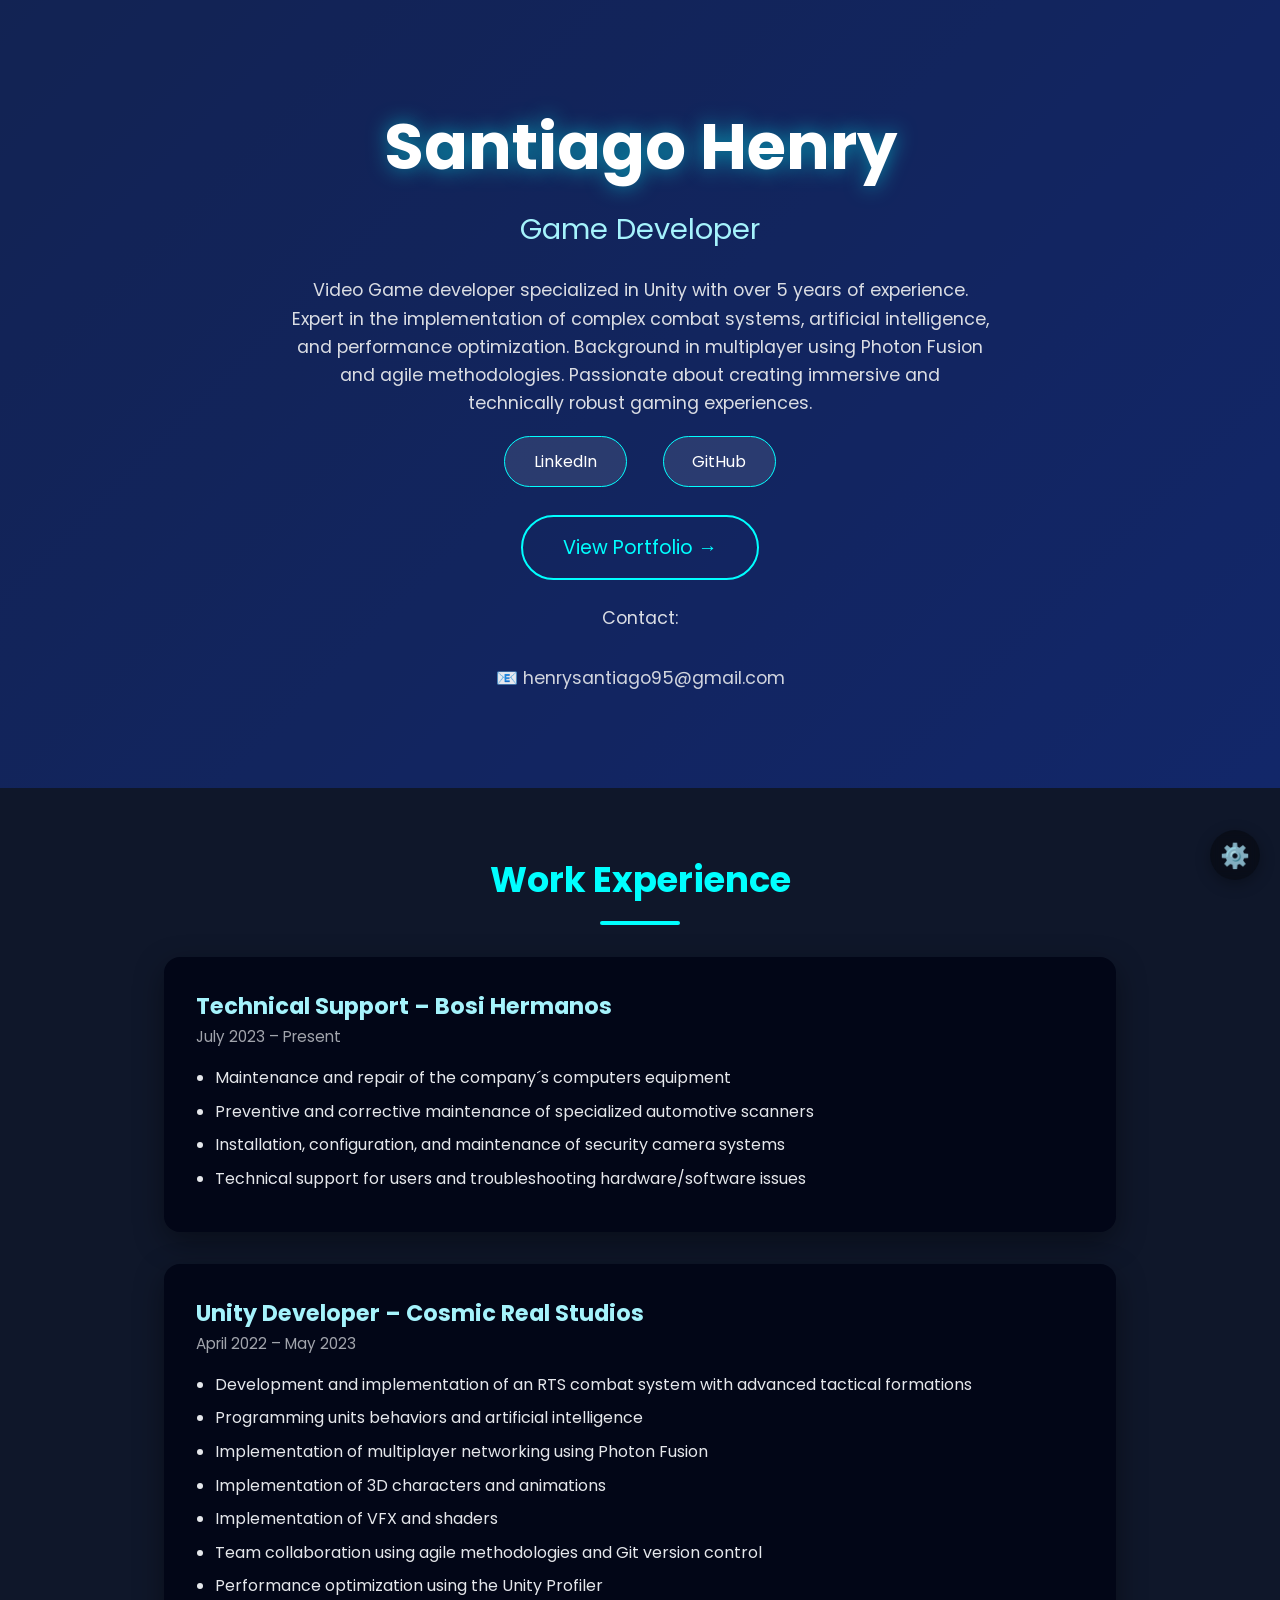
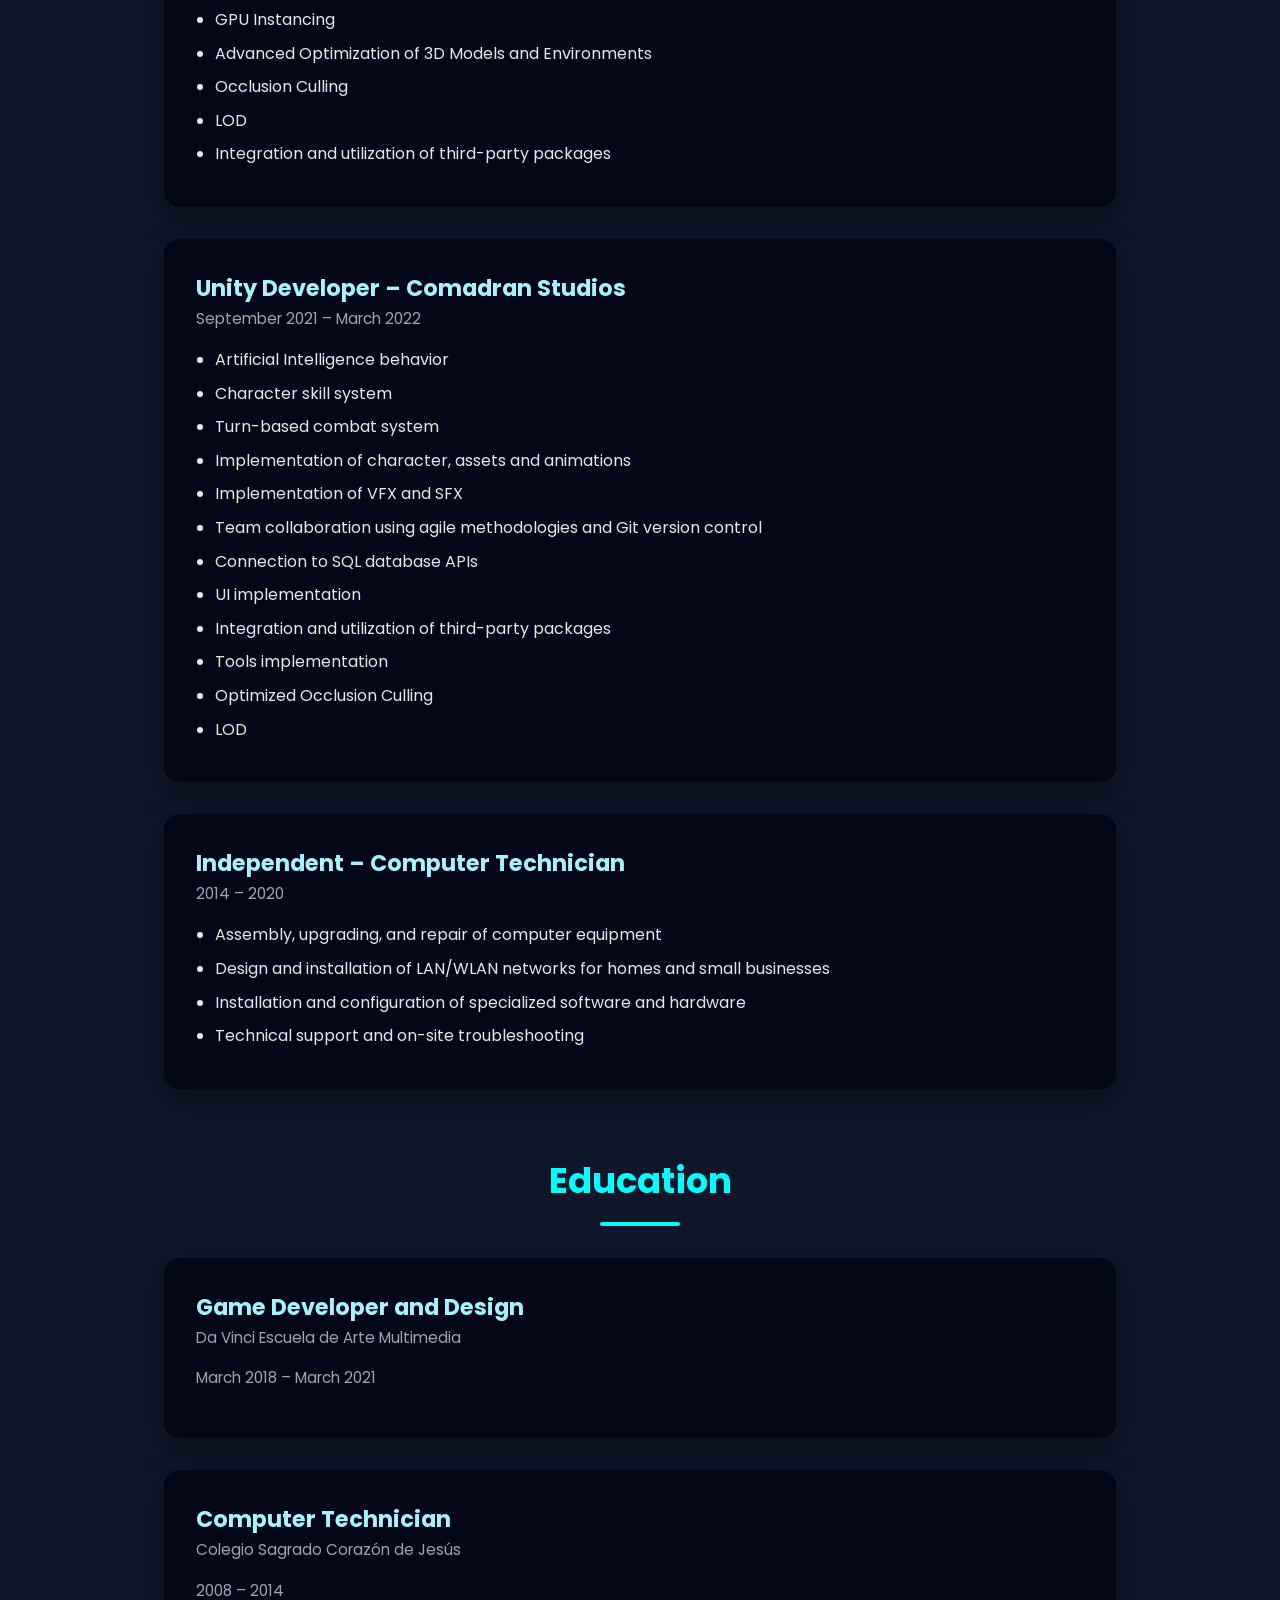
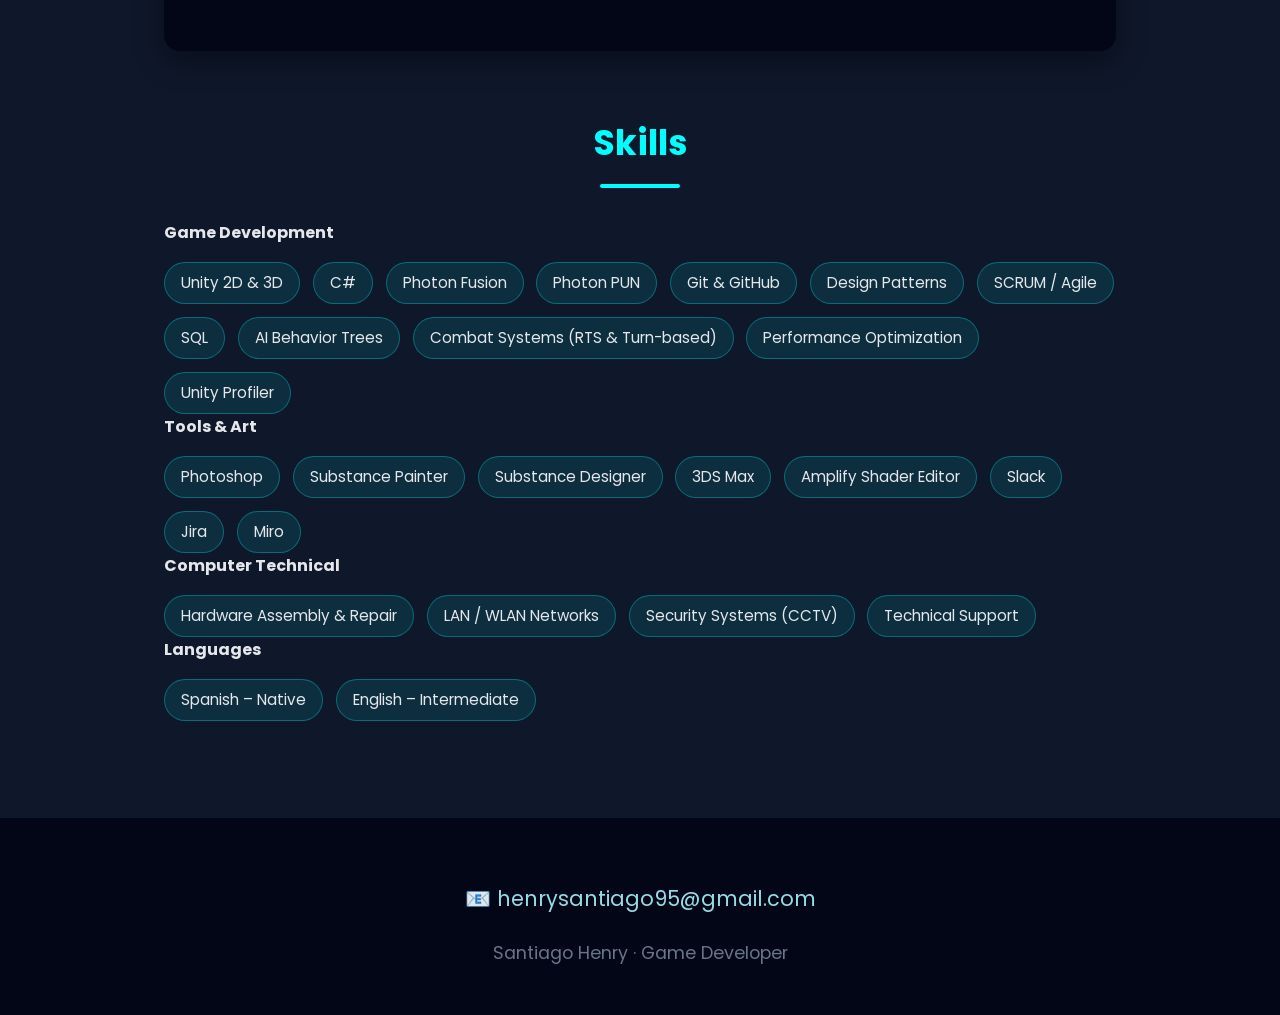
<file: index.html>
<!DOCTYPE html>
<html lang="en">
<head>
  <meta charset="UTF-8" />
  <meta name="viewport" content="width=device-width, initial-scale=1.0" />
  <title>Santiago Henry | Game Developer</title>

  <link id="theme-kawaii" rel="stylesheet" href="styles-kawaii.css" disabled>
  <link id="theme-formal" rel="stylesheet" href="styles-formal.css" disabled>
  <link id="theme-dark" rel="stylesheet" href="styles-dark.css" disabled>
  <link id="theme-cyberpunk" rel="stylesheet" href="styles-Cyberpunk.css">
  <link href="https://fonts.googleapis.com/css2?family=Poppins:wght@300;400;600;700&display=swap" rel="stylesheet">
</head>
<body>

<header class="hero" id="hero">
  <div class="hero-content">
    <h1>Santiago Henry</h1>
    <h2>Game Developer</h2>
    <p>
      Video Game developer specialized in Unity with over 5 years of experience. 
      Expert in the implementation of complex combat systems, artificial intelligence, 
      and performance optimization. Background in multiplayer using Photon Fusion 
      and agile methodologies. Passionate about creating immersive and technically 
      robust gaming experiences.
    </p>
    <div class="links">
      <a href="https://www.linkedin.com/in/henry-santiago/" target="_blank">LinkedIn</a>
      <a href="https://github.com/santihenry" target="_blank">GitHub</a>
    </div>
   <button id="open-portfolio" class="btn-portfolio">View Portfolio →</button>
    <p>Contact:</p><p style="margin-top: 2rem; opacity: 0.9;">📧 henrysantiago95@gmail.com</p>
  </div>
</header>

<!-- MODAL PORTFOLIO -->
<div id="portfolio-modal" class="modal">
  <div class="modal-content">
    <span class="close">&times;</span>
    <h3>Projects</h3>
    
      <div class="portfolio-grid">
        <!-- Proyecto Nukrovo -->
        <div class="portfolio-card">
          <div class="image-carousel">
            <div class="carousel-images">
              <img src="images/nukrovo-4.jpg?" alt="nukrovo">              
              <img src="images/nukrovo-2.jpg?" alt="nukrovo">
              <img src="images/nukrovo-3.jpg?" alt="nukrovo">
              <img src="images/nukrovo-1.jpg?" alt="nukrovo">
            </div>
            <button class="carousel-prev">‹</button>
            <button class="carousel-next">›</button>
            <div class="carousel-dots"></div>
          </div>
          <div class="portfolio-info">
            <h4>Nukrovo</h4>
            <p>Development of a character skill system, advanced enemy AI behaviors, level design, game design, and a procedural map generator.
                3D modeling, texturing of assets, and animations.</p>
            <div class="tech-tags">
              <span>Unity</span><span>C#</span><span>AI Behavior Trees</span><span>Substance Painter</span><span>Blender</span><span>StateMachine</span><span>Amplify shader</span>
            </div>
            <!--<a href="" class="btn-more" target="_blank">View Details →</a>-->
          </div>
        </div>
        <!-- Proyecto HolyWar -->
        <div class="portfolio-card">
          <div class="image-carousel">
            <div class="carousel-images">
              <img src="images/Holy_1.jpg?" alt="HolyWars">
              <img src="images/Holy_2.jpg?" alt="HolyWars">
              <img src="images/Holy_3.jpg?" alt="HolyWars">
              <img src="images/Holy_4.jpg?" alt="HolyWars">
            </div>
            <button class="carousel-prev">‹</button>
            <button class="carousel-next">›</button>
            <div class="carousel-dots"></div>
          </div>
          <div class="portfolio-info">
            <h4>Holy Wars</h4>
            <p>Advanced tactical formations, unit AI, GPU Instancing and multiplayer with Photon Fusion.</p>
            <div class="tech-tags">
              <span>Unity</span><span>C#</span><span>Photon Fusion</span><span>AI Behavior Trees</span><span>GPU Instancing</span><span>StateMachine</span><span>Amplify shader</span>
            </div>
            <a href="https://store.steampowered.com/app/2633410/Holy_War/?l=spanish" class="btn-more" target="_blank">View Details →</a>
          </div>
        </div>  
        <!-- Proyecto Medabots -->
        <div class="portfolio-card">
          <div class="image-carousel">
            <div class="carousel-images">
              <img src="images/MyBots_1.jpg?" alt="MyBots">
              <img src="images/MyBots_2.jpg?" alt="MyBots">
            </div>
            <button class="carousel-prev">‹</button>
            <button class="carousel-next">›</button>
            <div class="carousel-dots"></div>
          </div>
          <div class="portfolio-info">
            <h4>MyBots</h4>
            <p>Turn-based combat system, Character skill system, Artificial Intelligence behavior</p>
            <div class="tech-tags">
              <span>Unity</span><span>C#</span><span>AI Behavior Trees</span><span>Amplify shader</span>
            </div>
            <a href="https://mybots.game/" class="btn-more" target="_blank">View Details →</a>
          </div>
        </div>
        <!-- Proyecto NitroRunners -->
        <div class="portfolio-card">
          <div class="image-carousel">
            <div class="carousel-images">
              <img src="images/Nitro-5.jpg?" alt="nitro 1">              
              <img src="images/Nitro-2.jpg?" alt="nitro 2">
              <img src="images/Nitro-3.jpg?" alt="nitro 3">
              <img src="images/Nitro-4.jpg?" alt="nitro 4">
              <img src="images/Nitro-1.jpg?" alt="nitro 5">
            </div>
            <button class="carousel-prev">‹</button>
            <button class="carousel-next">›</button>
            <div class="carousel-dots"></div>
          </div>
          <div class="portfolio-info">
            <h4>Nitro Runners</h4>
            <p>Development of a character skill system, car system, multiplayer with Photon Pun, shaders</p>
            <div class="tech-tags">
              <span>Unity</span><span>C#</span><span>AI Behavior Trees</span><span>Substance Painter</span><span>Blender</span><span>StateMachine</span><span>Amplify shader</span>
            </div>
            <!--<a href="" class="btn-more" target="_blank">View Details →</a>-->
          </div>
        </div>
      </div>
    </div>
  </div>
</div>

<section class="section">
  <h3>Work Experience</h3>

  <div class="card">
    <h4>Technical Support – Bosi Hermanos</h4>
    <span>July 2023 – Present</span>
    <ul>
      <li>Maintenance and repair of the company´s computers equipment</li>
      <li>Preventive and corrective maintenance of specialized automotive scanners</li>
      <li>Installation, configuration, and maintenance of security camera systems</li>
      <li>Technical support for users and troubleshooting hardware/software issues</li>
    </ul>
  </div>

  <div class="card">
    <h4>Unity Developer – Cosmic Real Studios</h4>
    <span>April 2022 – May 2023</span>
    <ul>
      <li>Development and implementation of an RTS combat system with advanced tactical formations</li>
      <li>Programming units behaviors and artificial intelligence</li>      
      <li>Implementation of multiplayer networking using Photon Fusion</li>
      <li>Implementation of 3D characters and animations</li>
      <li>Implementation of VFX and shaders</li>
      <li>Team collaboration using agile methodologies and Git version control</li>
      <li>Performance optimization using the Unity Profiler</li>
      <li>GPU Instancing</li>
      <li>Advanced Optimization of 3D Models and Environments</li>
      <li>Occlusion Culling</li>
      <li>LOD</li>
      <li>Integration and utilization of third-party packages</li>
    </ul>
  </div>

  <div class="card">
    <h4>Unity Developer – Comadran Studios</h4>
    <span>September 2021 – March 2022</span>
    <ul>
      <li>Artificial Intelligence behavior</li>
      <li>Character skill system</li>
      <li>Turn-based combat system</li>
      <li>Implementation of character, assets and animations</li>
      <li>Implementation of VFX and SFX</li>
      <li>Team collaboration using agile methodologies and Git version control</li>
      <li>Connection to SQL database APIs</li>
      <li>UI implementation</li>
      <li>Integration and utilization of third-party packages</li>
      <li>Tools implementation</li>
      <li>Optimized Occlusion Culling</li>
      <li>LOD</li>
    </ul>
  </div>

  <div class="card">
    <h4>Independent – Computer Technician</h4>
    <span>2014 – 2020</span>
    <ul>
      <li>Assembly, upgrading, and repair of computer equipment</li>
      <li>Design and installation of LAN/WLAN networks for homes and small businesses</li>
      <li>Installation and configuration of specialized software and hardware</li>
      <li>Technical support and on-site troubleshooting</li>
    </ul>
  </div>
</section>

<section class="section">
  <h3>Education</h3>
  <div class="card">
    <h4>Game Developer and Design</h4>
    <span>Da Vinci Escuela de Arte Multimedia</span>
    <span>March 2018 – March 2021</span>
  </div>
  <div class="card">
    <h4>Computer Technician</h4>
    <span>Colegio Sagrado Corazón de Jesús</span>
    <span>2008 – 2014</span>
  </div>
</section>

<section class="section">
  <h3>Skills</h3>

  <h4>Game Development</h4>
  <div class="skills">
    <span>Unity 2D & 3D</span>
    <span>C#</span>
    <span>Photon Fusion</span>
    <span>Photon PUN</span>
    <span>Git & GitHub</span>
    <span>Design Patterns</span>
    <span>SCRUM / Agile</span>
    <span>SQL</span>
    <span>AI Behavior Trees</span>
    <span>Combat Systems (RTS & Turn-based)</span>
    <span>Performance Optimization</span>
    <span>Unity Profiler</span>
  </div>

  <h4>Tools & Art</h4>
  <div class="skills">
    <span>Photoshop</span>
    <span>Substance Painter</span>
    <span>Substance Designer</span>
    <span>3DS Max</span>
    <span>Amplify Shader Editor</span>
    <span>Slack</span>
    <span>Jira</span>
    <span>Miro</span>
  </div>

  <h4>Computer Technical</h4>
  <div class="skills">
    <span>Hardware Assembly & Repair</span>
    <span>LAN / WLAN Networks</span>
    <span>Security Systems (CCTV)</span>
    <span>Technical Support</span>
  </div>

  <h4>Languages</h4>
  <div class="skills">
    <span>Spanish – Native</span>
    <span>English – Intermediate</span>
  </div>
</section>

<footer class="footer">
  <div class="footer-content">
    <p class="email">henrysantiago95@gmail.com</p>
    <p class="signature">Santiago Henry · Game Developer</p>
  </div>
</footer>

<div id="theme-switcher" class="theme-switcher">
  <button id="theme-button" class="theme-button" title="Cambiar tema">⚙️</button>
  <div id="theme-menu" class="theme-menu">
    <button data-theme="kawaii">🌸</button>
    <button data-theme="formal">💼</button>
    <button data-theme="cyberpunk">⚡</button>
    <button data-theme="dark">🌑</button>
  </div>
</div>

<script src="script.js"></script>
</body>
</html>
</file>
<file: styles-kawaii.css>
* {
  margin: 0;
  padding: 0;
  box-sizing: border-box;
  font-family: 'Poppins', sans-serif;
}

body {
  background: #f5f0fa; /* Fondo lila muy suave, cálido y cozy */
  color: #4a4a68;
  line-height: 1.7;
  min-height: 100vh;
}

.hero {
  text-align: center;
  padding: 8rem 1rem 6rem;
  background: linear-gradient(135deg, #fceffc 0%, #f5f0fa 50%, #f0f3ff 100%);
  border-bottom: 1px solid #e6d6fc;
}

.hero-content {
  max-width: 900px;
  margin: 0 auto;
}

.hero h1 {
  font-size: 3.6rem;
  font-weight: 700;
  color: #a855a8;
  margin-bottom: 0.5rem;
  text-shadow: 0 2px 10px rgba(207, 147, 223, 0.15);
}

.hero h2 {
  font-size: 1.9rem;
  font-weight: 500;
  color: #c78ad0;
  margin-bottom: 1.5rem;
}

.hero p {
  max-width: 720px;
  margin: 0 auto 2rem;
  font-size: 1.12rem;
  color: #6b7280;
}

.links {
  margin: 2.5rem 0;
}

.links a {
  margin: 0 1rem;
  text-decoration: none;
  color: #c78ad0;
  font-weight: 600;
  padding: 0.6rem 1.2rem;
  border: 2px solid #e59be9;
  border-radius: 50px;
  transition: all 0.4s ease;
  background: rgba(229, 155, 233, 0.1);
}

.links a:hover {
  background: #e59be9;
  color: white;
  transform: translateY(-3px);
  box-shadow: 0 8px 25px rgba(229, 155, 233, 0.3);
}

.btn-portfolio {
  margin-top: 2.5rem;
  padding: 1rem 2.5rem;
  font-size: 1.1rem;
  background: linear-gradient(135deg, #e59be9, #c78ad0);
  color: white;
  border: none;
  border-radius: 50px;
  cursor: pointer;
  transition: all 0.4s ease;
  box-shadow: 0 6px 20px rgba(229, 155, 233, 0.25);
}

.btn-portfolio:hover {
  transform: translateY(-4px);
  box-shadow: 0 12px 35px rgba(229, 155, 233, 0.35);
}

/* Modal */
.modal {
  display: none;
  position: fixed;
  z-index: 1000;
  left: 0; top: 0;
  width: 100%; height: 100%;
  background-color: rgba(0,0,0,0.4);
  align-items: center;
  justify-content: center;
  padding: 1rem;
}

.modal-content {
  background: #ffffff;
  padding: 3rem 2rem 2.5rem;
  border-radius: 20px;
  width: 95%;
  max-width: 1300px;
  max-height: 90vh;
  overflow-y: auto;
  box-shadow: 0 20px 60px rgba(229, 155, 233, 0.18);
  border: 1px solid #e6d6fc;
}

.close {
  position: absolute;
  top: 15px;
  right: 30px;
  color: #c78ad0;
  font-size: 40px;
  cursor: pointer;
  transition: all 0.3s;
}

.close:hover {
  color: #a855a8;
  transform: scale(1.1);
}

.modal-content h3 {
  font-size: 2.3rem;
  text-align: center;
  color: #a855a8;
  margin-bottom: 2.5rem;
  position: relative;
}

.modal-content h3::after {
  content: '';
  width: 90px;
  height: 5px;
  background: linear-gradient(90deg, #e59be9, #c78ad0);
  display: block;
  margin: 1rem auto 0;
  border-radius: 3px;
}

.portfolio-grid {
  display: grid;
  grid-template-columns: repeat(auto-fit, minmax(320px, 1fr));
  gap: 2rem;
}

.portfolio-card {
  background: #ffffff;
  border: 1px solid #e6d6fc;
  border-radius: 20px;
  overflow: hidden;
  transition: all 0.4s ease;
  display: flex;
  flex-direction: column;
}

.portfolio-card:hover {
  transform: translateY(-12px);
  box-shadow: 0 20px 50px rgba(229, 155, 233, 0.2);
  border-color: #e59be9;
}

.image-carousel {
  position: relative;
  overflow: hidden;
  height: 240px;
  border-radius: 20px 20px 0 0;
}

.carousel-images {
  display: flex;
  width: 100%;
  height: 100%;
  transition: transform 0.5s ease;
}

.carousel-images img {
  width: 100%;
  height: 100%;
  object-fit: cover;
  flex-shrink: 0;
}

.carousel-prev,
.carousel-next {
  position: absolute;
  top: 50%;
  transform: translateY(-50%);
  background: rgba(165, 85, 168, 0.7);
  color: white;
  border: none;
  width: 40px;
  height: 40px;
  border-radius: 50%;
  font-size: 24px;
  cursor: pointer;
  opacity: 0;
  transition: all 0.3s ease;
  z-index: 10;
}

.carousel-prev { left: 15px; }
.carousel-next { right: 15px; }

.image-carousel:hover .carousel-prev,
.image-carousel:hover .carousel-next {
  opacity: 1;
}

.carousel-prev:hover,
.carousel-next:hover {
  background: #a855a8;
  transform: translateY(-50%) scale(1.1);
}

.carousel-dots {
  position: absolute;
  bottom: 12px;
  left: 50%;
  transform: translateX(-50%);
  display: flex;
  gap: 8px;
}

.carousel-dots span {
  width: 10px;
  height: 10px;
  background: rgba(255, 255, 255, 0.6);
  border-radius: 50%;
  transition: all 0.3s ease;
}

.carousel-dots span.active {
  background: #e59be9;
  width: 12px;
  height: 12px;
  box-shadow: 0 0 10px rgba(229, 155, 233, 0.7);
}

.portfolio-info {
  padding: 1.8rem;
  flex-grow: 1;
}

.portfolio-info h4 {
  font-size: 1.45rem;
  color: #a855a8;
  margin-bottom: 0.8rem;
}

.portfolio-info p {
  color: #6b7280;
  margin-bottom: 1.2rem;
}

.tech-tags {
  display: flex;
  flex-wrap: wrap;
  gap: 0.6rem;
  margin-bottom: 1.2rem;
}

.tech-tags span {
  background: linear-gradient(135deg, #fce7f3, #f3e8ff);
  color: #a855a8;
  padding: 0.5rem 1.1rem;
  border-radius: 30px;
  font-size: 0.9rem;
  font-weight: 500;
  border: 1px solid #e6d6fc;
}

.btn-more {
  color: #c78ad0;
  text-decoration: none;
  font-weight: 600;
}

.btn-more:hover {
  color: #a855a8;
  text-decoration: underline;
}

/* Secciones generales */
.section {
  max-width: 1000px;
  margin: 5rem auto;
  padding: 0 1.5rem;
}

.section h3 {
  font-size: 2.1rem;
  margin-bottom: 2.5rem;
  color: #a855a8;
  text-align: center;
  position: relative;
}

.section h3::after {
  content: '';
  width: 90px;
  height: 5px;
  background: linear-gradient(90deg, #e59be9, #c78ad0);
  display: block;
  margin: 1rem auto 0;
  border-radius: 3px;
}

.card {
  background: #ffffff;
  padding: 2.3rem;
  border: 1px solid #e6d6fc;
  border-radius: 20px;
  margin-bottom: 2rem;
  transition: all 0.4s ease;
}

.card:hover {
  border-color: #e59be9;
  box-shadow: 0 15px 40px rgba(229, 155, 233, 0.15);
}

.card h4 {
  font-size: 1.35rem;
  color: #a855a8;
  margin-bottom: 0.6rem;
}

.card span {
  font-size: 0.95rem;
  color: #9ca3af;
  display: block;
  margin-bottom: 1.2rem;
}

.card ul {
  padding-left: 1.4rem;
  color: #6b7280;
}

.card li {
  margin-bottom: 0.7rem;
}

.skills {
  display: flex;
  flex-wrap: wrap;
  gap: 0.8rem;
  margin-top: 1.2rem;
}

.skills span {
  background: linear-gradient(135deg, #fce7f3, #f3e8ff);
  color: #a855a8;
  padding: 0.6rem 1.3rem;
  border-radius: 30px;
  font-size: 0.95rem;
  font-weight: 500;
  transition: all 0.3s ease;
  border: 1px solid #e6d6fc;
}

.skills span:hover {
  background: #e59be9;
  color: white;
  transform: scale(1.05);
}

.footer {
  text-align: center;
  padding: 4rem 1rem 3rem;
  background: linear-gradient(135deg, #fceffc, #f5f0fa);
  border-top: 1px solid #e6d6fc;
  color: #6b7280;
}

.email {
  font-size: 1.3rem;
  margin-bottom: 1rem;
  color: #a855a8;
}

.email::before {
  content: "📧 ";
}

.signature {
  font-size: 1.05rem;
  color: #9ca3af;
}

.theme-switcher {
  position: fixed;
  bottom: 20px;
  right: 20px;
  z-index: 9999;
}

.theme-button {
  background: rgba(0, 0, 0, 0.4);
  color: white;
  border: none;
  width: 50px;
  height: 50px;
  border-radius: 50%;
  font-size: 24px;
  cursor: pointer;
  box-shadow: 0 4px 15px rgba(0, 0, 0, 0.3);
  backdrop-filter: blur(5px);
  transition: all 0.3s ease;
}

.theme-button:hover {
  transform: scale(1.1) rotate(30deg);
  background: rgba(0, 0, 0, 0.6);
}

.theme-menu {
  position: absolute;
  bottom: 60px;
  right: 0;
  background: rgba(0, 0, 0, 0.8);
  backdrop-filter: blur(10px);
  border-radius: 12px;
  padding: 10px;
  display: none;
  flex-direction: column;
  gap: 8px;
  min-width: 180px;
  box-shadow: 0 8px 30px rgba(0, 0, 0, 0.4);
}

.theme-menu button {
  background: transparent;
  color: white;
  border: none;
  padding: 10px 14px;
  text-align: left;
  border-radius: 8px;
  cursor: pointer;
  font-size: 14px;
  transition: all 0.3s ease;
}

.theme-menu button:hover {
  background: rgba(255, 255, 255, 0.2);
}

.theme-menu button.active {
  background: rgba(255, 255, 255, 0.3);
  font-weight: bold;
}

/* Mostrar menú al abrir */
.theme-switcher.open .theme-menu {
  display: flex;
}

/* Responsive */
@media (max-width: 768px) {
  .hero h1 { font-size: 3rem; }
  .hero h2 { font-size: 1.6rem; }
  .hero p { font-size: 1rem; }
  .links a { display: block; margin: 1rem auto; max-width: 280px; }
  .portfolio-grid { grid-template-columns: 1fr; }
  .image-carousel { height: 200px; }
}
</file>
<file: styles-formal.css>
* {
  margin: 0;
  padding: 0;
  box-sizing: border-box;
  font-family: 'Poppins', sans-serif;
}

body {
  background: #ffffff;
  color: #1f2937;
  line-height: 1.7;
  min-height: 100vh;
}

.hero {
  text-align: center;
  padding: 9rem 1rem 7rem;
  background: #ffffff;
  border-bottom: 1px solid #e5e7eb;
}

.hero-content {
  max-width: 900px;
  margin: 0 auto;
}

.hero h1 {
  font-size: 3.8rem;
  font-weight: 700;
  color: #111827;
  margin-bottom: 0.8rem;
  letter-spacing: -0.5px;
}

.hero h2 {
  font-size: 1.9rem;
  font-weight: 500;
  color: #2563eb;
  margin-bottom: 1.5rem;
}

.hero p {
  max-width: 740px;
  margin: 0 auto 2.5rem;
  font-size: 1.15rem;
  color: #4b5563;
}

.links {
  margin: 2.5rem 0;
}

.links a {
  margin: 0 1rem;
  text-decoration: none;
  color: #2563eb;
  font-weight: 600;
  padding: 0.7rem 1.8rem;
  border: 2px solid #2563eb;
  border-radius: 8px;
  transition: all 0.3s ease;
}

.links a:hover {
  background: #2563eb;
  color: white;
}

.btn-portfolio {
  margin-top: 2.5rem;
  padding: 1rem 2.8rem;
  font-size: 1.1rem;
  background: #2563eb;
  color: white;
  border: none;
  border-radius: 8px;
  cursor: pointer;
  font-weight: 600;
  transition: all 0.3s ease;
}

.btn-portfolio:hover {
  background: #1d4ed8;
  transform: translateY(-2px);
  box-shadow: 0 8px 25px rgba(37, 99, 235, 0.15);
}

/* Modal */
.modal {
  display: none;
  position: fixed;
  z-index: 1000;
  left: 0; top: 0;
  width: 100%; height: 100%;
  background-color: rgba(0,0,0,0.5);
  align-items: center;
  justify-content: center;
  padding: 1rem;
}

.modal-content {
  background: white;
  padding: 3.5rem 2.5rem 2.5rem;
  border-radius: 12px;
  width: 95%;
  max-width: 1300px;
  max-height: 90vh;
  overflow-y: auto;
  box-shadow: 0 25px 50px rgba(0,0,0,0.08);
}

.close {
  position: absolute;
  top: 20px;
  right: 35px;
  color: #6b7280;
  font-size: 42px;
  cursor: pointer;
  transition: color 0.3s;
}

.close:hover {
  color: #2563eb;
}

.modal-content h3 {
  font-size: 2.4rem;
  text-align: center;
  color: #111827;
  margin-bottom: 3rem;
  font-weight: 600;
}

.modal-content h3::after {
  content: '';
  width: 80px;
  height: 4px;
  background: #2563eb;
  display: block;
  margin: 1.2rem auto 0;
  border-radius: 2px;
}

.portfolio-grid {
  display: grid;
  grid-template-columns: repeat(auto-fit, minmax(340px, 1fr));
  gap: 2.5rem;
}

.portfolio-card {
  background: white;
  border: 1px solid #e5e7eb;
  border-radius: 12px;
  overflow: hidden;
  transition: all 0.4s ease;
  display: flex;
  flex-direction: column;
  box-shadow: 0 1px 3px rgba(0,0,0,0.05);
}

.portfolio-card:hover {
  transform: translateY(-8px);
  box-shadow: 0 20px 40px rgba(0,0,0,0.08);
  border-color: #2563eb;
}

/* Carrusel */
.image-carousel {
  position: relative;
  overflow: hidden;
  height: 240px;
}

.carousel-images {
  display: flex;
  width: 100%;
  height: 100%;
  transition: transform 0.5s ease;
}

.carousel-images img {
  width: 100%;
  height: 100%;
  object-fit: cover;
  flex-shrink: 0;
}

.carousel-prev,
.carousel-next {
  position: absolute;
  top: 50%;
  transform: translateY(-50%);
  background: rgba(255, 255, 255, 0.9);
  color: #1f2937;
  border: none;
  width: 40px;
  height: 40px;
  border-radius: 50%;
  font-size: 20px;
  cursor: pointer;
  opacity: 0;
  transition: all 0.3s ease;
  box-shadow: 0 2px 8px rgba(0,0,0,0.1);
  z-index: 10;
}

.carousel-prev { left: 16px; }
.carousel-next { right: 16px; }

.image-carousel:hover .carousel-prev,
.image-carousel:hover .carousel-next {
  opacity: 1;
}

.carousel-prev:hover,
.carousel-next:hover {
  background: #2563eb;
  color: white;
}

.carousel-dots {
  position: absolute;
  bottom: 14px;
  left: 50%;
  transform: translateX(-50%);
  display: flex;
  gap: 8px;
}

.carousel-dots span {
  width: 9px;
  height: 9px;
  background: rgba(255, 255, 255, 0.7);
  border-radius: 50%;
  transition: all 0.3s ease;
}

.carousel-dots span.active {
  background: #2563eb;
  width: 11px;
  height: 11px;
}

.portfolio-info {
  padding: 2rem;
  flex-grow: 1;
  display: flex;
  flex-direction: column;
}

.portfolio-info h4 {
  font-size: 1.5rem;
  color: #111827;
  margin-bottom: 0.8rem;
  font-weight: 600;
}

.portfolio-info p {
  color: #4b5563;
  margin-bottom: 1.2rem;
  flex-grow: 1;
}

.tech-tags {
  display: flex;
  flex-wrap: wrap;
  gap: 0.7rem;
  margin-bottom: 1.4rem;
}

.tech-tags span {
  background: #f3f4f6;
  color: #374151;
  padding: 0.5rem 1rem;
  border-radius: 6px;
  font-size: 0.9rem;
  font-weight: 500;
  border: 1px solid #e5e7eb;
}

.btn-more {
  color: #2563eb;
  text-decoration: none;
  font-weight: 600;
  margin-top: auto;
}

.btn-more:hover {
  text-decoration: underline;
}

/* Secciones */
.section {
  max-width: 1000px;
  margin: 6rem auto;
  padding: 0 1.5rem;
}

.section h3 {
  font-size: 2.2rem;
  margin-bottom: 3rem;
  color: #111827;
  text-align: center;
  font-weight: 600;
  position: relative;
}

.section h3::after {
  content: '';
  width: 70px;
  height: 4px;
  background: #2563eb;
  display: block;
  margin: 1rem auto 0;
  border-radius: 2px;
}

.card {
  background: white;
  padding: 2.5rem;
  border: 1px solid #e5e7eb;
  border-radius: 12px;
  margin-bottom: 2.5rem;
  transition: all 0.4s ease;
  box-shadow: 0 1px 3px rgba(0,0,0,0.05);
}

.card:hover {
  box-shadow: 0 15px 35px rgba(0,0,0,0.06);
  border-color: #2563eb;
}

.card h4 {
  font-size: 1.4rem;
  color: #111827;
  margin-bottom: 0.6rem;
  font-weight: 600;
}

.card span {
  font-size: 1rem;
  color: #6b7280;
  display: block;
  margin-bottom: 1.2rem;
  font-weight: 500;
}

.card ul {
  padding-left: 1.4rem;
  color: #4b5563;
}

.card li {
  margin-bottom: 0.8rem;
}

.skills {
  display: flex;
  flex-wrap: wrap;
  gap: 0.9rem;
  margin-top: 1.2rem;
}

.skills span {
  background: #f3f4f6;
  color: #374151;
  padding: 0.7rem 1.3rem;
  border-radius: 8px;
  font-size: 0.95rem;
  font-weight: 500;
  border: 1px solid #e5e7eb;
  transition: all 0.3s ease;
}

.skills span:hover {
  background: #2563eb;
  color: white;
  border-color: #2563eb;
}

.footer {
  text-align: center;
  padding: 5rem 1rem 4rem;
  background: #f9fafb;
  border-top: 1px solid #e5e7eb;
  color: #4b5563;
}

.email {
  font-size: 1.3rem;
  margin-bottom: 1rem;
  color: #111827;
  font-weight: 500;
}

.email::before {
  content: "📧 ";
}

.signature {
  font-size: 1.1rem;
  color: #6b7280;
}

.theme-switcher {
  position: fixed;
  bottom: 20px;
  right: 20px;
  z-index: 9999;
}

.theme-button {
  background: rgba(0, 0, 0, 0.4);
  color: white;
  border: none;
  width: 50px;
  height: 50px;
  border-radius: 50%;
  font-size: 24px;
  cursor: pointer;
  box-shadow: 0 4px 15px rgba(0, 0, 0, 0.3);
  backdrop-filter: blur(5px);
  transition: all 0.3s ease;
}

.theme-button:hover {
  transform: scale(1.1) rotate(30deg);
  background: rgba(0, 0, 0, 0.6);
}

.theme-menu {
  position: absolute;
  bottom: 60px;
  right: 0;
  background: rgba(0, 0, 0, 0.8);
  backdrop-filter: blur(10px);
  border-radius: 12px;
  padding: 10px;
  display: none;
  flex-direction: column;
  gap: 8px;
  min-width: 180px;
  box-shadow: 0 8px 30px rgba(0, 0, 0, 0.4);
}

.theme-menu button {
  background: transparent;
  color: white;
  border: none;
  padding: 10px 14px;
  text-align: left;
  border-radius: 8px;
  cursor: pointer;
  font-size: 14px;
  transition: all 0.3s ease;
}

.theme-menu button:hover {
  background: rgba(255, 255, 255, 0.2);
}

.theme-menu button.active {
  background: rgba(255, 255, 255, 0.3);
  font-weight: bold;
}

/* Mostrar menú al abrir */
.theme-switcher.open .theme-menu {
  display: flex;
}

/* Responsive */
@media (max-width: 768px) {
  .hero h1 { font-size: 3rem; }
  .hero h2 { font-size: 1.6rem; }
  .links a { display: block; margin: 1rem auto; max-width: 300px; }
  .portfolio-grid { grid-template-columns: 1fr; }
  .image-carousel { height: 220px; }
}
</file>
<file: styles-dark.css>
* {
  margin: 0;
  padding: 0;
  box-sizing: border-box;
  font-family: 'Poppins', sans-serif;
}

body {
  background: #121212;
  color: #e0d0f0;
  line-height: 1.7;
  min-height: 100vh;
}

.hero {
  text-align: center;
  padding: 8rem 1rem 6rem;
  background: linear-gradient(135deg, #1a1a2e 0%, #16213e 50%, #2a1a4e 100%);
  border-bottom: 1px solid #4a1a8b;
}

.hero h1 {
  font-size: 3.6rem;
  font-weight: 700;
  color: #c78aff;
  margin-bottom: 0.5rem;
  text-shadow: 0 2px 15px rgba(167, 85, 247, 0.4);
}

.hero h2 {
  font-size: 1.9rem;
  font-weight: 500;
  color: #a855f7;
  margin-bottom: 1.5rem;
}

.hero p {
  max-width: 720px;
  margin: 0 auto 2rem;
  font-size: 1.12rem;
  color: #b0b0d0;
}

.links {
  margin: 2.5rem 0;
}

.links a {
  margin: 0 1rem;
  text-decoration: none;
  color: #c78aff;
  font-weight: 600;
  padding: 0.6rem 1.2rem;
  border: 2px solid #9333ea;
  border-radius: 50px;
  background: rgba(167, 85, 247, 0.15);
  transition: all 0.4s ease;
}

.links a:hover {
  background: #9333ea;
  color: white;
  transform: translateY(-3px);
  box-shadow: 0 8px 25px rgba(147, 51, 234, 0.5);
}

.btn-portfolio {
  margin-top: 2.5rem;
  padding: 1rem 2.5rem;
  font-size: 1.1rem;
  background: linear-gradient(135deg, #9333ea, #a855f7);
  color: white;
  border: none;
  border-radius: 50px;
  cursor: pointer;
  transition: all 0.4s ease;
  box-shadow: 0 6px 20px rgba(147, 51, 234, 0.4);
}

.btn-portfolio:hover {
  transform: translateY(-4px);
  box-shadow: 0 12px 35px rgba(147, 51, 234, 0.6);
}

/* Modal */
.modal {
  display: none;
  position: fixed;
  z-index: 1000;
  left: 0; top: 0;
  width: 100%; height: 100%;
  background-color: rgba(0,0,0,0.7);
  align-items: center;
  justify-content: center;
  padding: 1rem;
}

.modal-content {
  background: #1a1a2e;
  padding: 3rem 2rem 2.5rem;
  border-radius: 20px;
  width: 95%;
  max-width: 1300px;
  max-height: 90vh;
  overflow-y: auto;
  box-shadow: 0 20px 60px rgba(0, 0, 0, 0.6);
  border: 1px solid #4a1a8b;
}

.close {
  position: absolute;
  top: 15px;
  right: 30px;
  color: #c78aff;
  font-size: 40px;
  cursor: pointer;
  transition: all 0.3s;
}

.close:hover {
  color: #e59bff;
  transform: scale(1.1);
}

.modal-content h3 {
  font-size: 2.3rem;
  text-align: center;
  color: #c78aff;
  margin-bottom: 2.5rem;
  position: relative;
}

.modal-content h3::after {
  content: '';
  width: 90px;
  height: 5px;
  background: linear-gradient(90deg, #9333ea, #a855f7);
  display: block;
  margin: 1rem auto 0;
  border-radius: 3px;
}

.portfolio-grid {
  display: grid;
  grid-template-columns: repeat(auto-fit, minmax(320px, 1fr));
  gap: 2rem;
}

.portfolio-card {
  background: #1a1a2e;
  border: 1px solid #4a1a8b;
  border-radius: 20px;
  overflow: hidden;
  transition: all 0.4s ease;
  display: flex;
  flex-direction: column;
}

.portfolio-card:hover {
  transform: translateY(-12px);
  box-shadow: 0 20px 50px rgba(147, 51, 234, 0.4);
  border-color: #a855f7;
}

.image-carousel {
  position: relative;
  overflow: hidden;
  height: 240px;
  border-radius: 20px 20px 0 0;
}

.carousel-images {
  display: flex;
  width: 100%;
  height: 100%;
  transition: transform 0.5s ease;
}

.carousel-images img {
  width: 100%;
  height: 100%;
  object-fit: cover;
  flex-shrink: 0;
}

.carousel-prev,
.carousel-next {
  position: absolute;
  top: 50%;
  transform: translateY(-50%);
  background: rgba(147, 51, 234, 0.8);
  color: white;
  border: none;
  width: 40px;
  height: 40px;
  border-radius: 50%;
  font-size: 24px;
  cursor: pointer;
  opacity: 0;
  transition: all 0.3s ease;
  z-index: 10;
}

.carousel-prev { left: 15px; }
.carousel-next { right: 15px; }

.image-carousel:hover .carousel-prev,
.image-carousel:hover .carousel-next {
  opacity: 1;
}

.carousel-prev:hover,
.carousel-next:hover {
  background: #c78aff;
  transform: translateY(-50%) scale(1.1);
}

.carousel-dots {
  position: absolute;
  bottom: 12px;
  left: 50%;
  transform: translateX(-50%);
  display: flex;
  gap: 8px;
}

.carousel-dots span {
  width: 10px;
  height: 10px;
  background: rgba(255, 255, 255, 0.4);
  border-radius: 50%;
  transition: all 0.3s ease;
}

.carousel-dots span.active {
  background: #a855f7;
  width: 12px;
  height: 12px;
  box-shadow: 0 0 10px rgba(167, 85, 247, 0.8);
}

.portfolio-info {
  padding: 1.8rem;
  flex-grow: 1;
}

.portfolio-info h4 {
  font-size: 1.45rem;
  color: #c78aff;
  margin-bottom: 0.8rem;
}

.portfolio-info p {
  color: #b0b0d0;
  margin-bottom: 1.2rem;
}

.tech-tags {
  display: flex;
  flex-wrap: wrap;
  gap: 0.6rem;
  margin-bottom: 1.2rem;
}

.tech-tags span {
  background: linear-gradient(135deg, #2a1a4e, #3a1a6e);
  color: #e59bff;
  padding: 0.5rem 1.1rem;
  border-radius: 30px;
  font-size: 0.9rem;
  font-weight: 500;
  border: 1px solid #4a1a8b;
}

.btn-more {
  color: #a855f7;
  text-decoration: none;
  font-weight: 600;
}

.btn-more:hover {
  color: #e59bff;
  text-decoration: underline;
}

/* Secciones generales */
.section {
  max-width: 1000px;
  margin: 5rem auto;
  padding: 0 1.5rem;
}

.section h3 {
  font-size: 2.1rem;
  margin-bottom: 2.5rem;
  color: #c78aff;
  text-align: center;
  position: relative;
}

.section h3::after {
  content: '';
  width: 90px;
  height: 5px;
  background: linear-gradient(90deg, #9333ea, #a855f7);
  display: block;
  margin: 1rem auto 0;
  border-radius: 3px;
}

.card {
  background: #1a1a2e;
  padding: 2.3rem;
  border: 1px solid #4a1a8b;
  border-radius: 20px;
  margin-bottom: 2rem;
  transition: all 0.4s ease;
}

.card:hover {
  border-color: #a855f7;
  box-shadow: 0 15px 40px rgba(147, 51, 234, 0.3);
}

.card h4 {
  font-size: 1.35rem;
  color: #c78aff;
  margin-bottom: 0.6rem;
}

.card span {
  font-size: 0.95rem;
  color: #9999c0;
  display: block;
  margin-bottom: 1.2rem;
}

.card ul,
.card li {
  color: #b0b0d0;
  padding-left: 1.4rem;
}

.card li {
  margin-bottom: 0.7rem;
}

.skills {
  display: flex;
  flex-wrap: wrap;
  gap: 0.8rem;
  margin-top: 1.2rem;
}

.skills span {
  background: linear-gradient(135deg, #2a1a4e, #3a1a6e);
  color: #e59bff;
  padding: 0.6rem 1.3rem;
  border-radius: 30px;
  font-size: 0.95rem;
  font-weight: 500;
  border: 1px solid #4a1a8b;
  transition: all 0.3s ease;
}

.skills span:hover {
  background: #9333ea;
  color: white;
  transform: scale(1.05);
}

.footer {
  text-align: center;
  padding: 4rem 1rem 3rem;
  background: linear-gradient(135deg, #1a1a2e, #16213e);
  border-top: 1px solid #4a1a8b;
  color: #b0b0d0;
}

.email {
  font-size: 1.3rem;
  margin-bottom: 1rem;
  color: #c78aff;
}

.email::before {
  content: "📧 ";
}

.signature {
  font-size: 1.05rem;
  color: #9999c0;
}

.theme-switcher {
  position: fixed;
  bottom: 20px;
  right: 20px;
  z-index: 9999;
}

.theme-button {
  background: rgba(255, 255, 255, 0.2);
  color: white;
  border: none;
  width: 50px;
  height: 50px;
  border-radius: 50%;
  font-size: 24px;
  cursor: pointer;
  box-shadow: 0 4px 15px rgba(0, 0, 0, 0.5);
  backdrop-filter: blur(5px);
  transition: all 0.3s ease;
}

.theme-button:hover {
  transform: scale(1.1) rotate(30deg);
  background: rgba(255, 255, 255, 0.4);
}

.theme-menu {
  position: absolute;
  bottom: 60px;
  right: 0;
  background: rgba(0, 0, 0, 0.8);
  backdrop-filter: blur(10px);
  border-radius: 12px;
  padding: 10px;
  display: none;
  flex-direction: column;
  gap: 8px;
  min-width: 180px;
  box-shadow: 0 8px 30px rgba(0, 0, 0, 0.6);
}

.theme-menu button {
  background: transparent;
  color: white;
  border: none;
  padding: 10px 14px;
  text-align: left;
  border-radius: 8px;
  cursor: pointer;
  font-size: 14px;
  transition: all 0.3s ease;
}

.theme-menu button:hover {
  background: rgba(255, 255, 255, 0.2);
}

.theme-menu button.active {
  background: rgba(255, 255, 255, 0.3);
  font-weight: bold;
}

.theme-switcher.open .theme-menu {
  display: flex;
}

/* Responsive */
@media (max-width: 768px) {
  .hero h1 { font-size: 3rem; }
  .hero h2 { font-size: 1.6rem; }
  .hero p { font-size: 1rem; }
  .links a { display: block; margin: 1rem auto; max-width: 280px; }
  .portfolio-grid { grid-template-columns: 1fr; }
  .image-carousel { height: 200px; }
}
</file>
<file: styles-Cyberpunk.css>
* {
  margin: 0;
  padding: 0;
  box-sizing: border-box;
  font-family: 'Poppins', sans-serif;
}

body {
  background: #0f172a;
  color: #e5e7eb;
  line-height: 1.6;
  min-height: 100vh;
}

.hero {
  position: relative;
  text-align: center;
  padding: 6rem 1rem;
  background: linear-gradient(135deg, #1e3a8a, #1e40af);
  overflow: hidden;
}

.hero::before {
  content: '';
  position: absolute;
  top: 0; left: 0; right: 0; bottom: 0;
  background: rgba(0, 0, 0, 0.4);
  z-index: 1;
}

.hero-content {
  position: relative;
  z-index: 2;
  max-width: 900px;
  margin: 0 auto;
}

.hero h1 {
  font-size: 4rem;
  font-weight: 700;
  color: #fff;
  text-shadow: 0 0 20px rgba(0, 255, 255, 0.5);
}

.hero h2 {
  font-weight: 400;
  font-size: 1.8rem;
  margin-top: 0.5rem;
  color: #a5f3fc;
}

.hero p {
  margin: 1.5rem auto 0;
  max-width: 700px;
  opacity: 0.95;
  font-size: 1.1rem;
}

.links {
  margin-top: 2rem;
}

.links a {
  margin: 0 1rem;
  text-decoration: none;
  color: #fff;
  background: rgba(255, 255, 255, 0.1);
  padding: 0.8rem 1.8rem;
  border-radius: 50px;
  border: 1px solid #00ffff;
  transition: all 0.4s ease;
}

.links a:hover {
  background: #00ffff;
  color: #0f172a;
  box-shadow: 0 0 20px rgba(0, 255, 255, 0.6);
  transform: translateY(-3px);
}

.btn-portfolio {
  margin-top: 2.5rem;
  padding: 1rem 2.5rem;
  font-size: 1.2rem;
  background: transparent;
  color: #00ffff;
  border: 2px solid #00ffff;
  border-radius: 50px;
  cursor: pointer;
  transition: all 0.4s ease;
}

.btn-portfolio:hover {
  background: #00ffff;
  color: #0f172a;
  box-shadow: 0 0 30px rgba(0, 255, 255, 0.7);
}

/* Modal */
.modal {
  display: none;
  position: fixed;
  z-index: 1000;
  left: 0; top: 0;
  width: 100%; height: 100%;
  overflow: auto;
  background-color: rgba(0,0,0,0.95);
  align-items: center;
  justify-content: center;
  padding: 1rem;
}

.modal-content {
  background: #0f172a;
  padding: 2.5rem;
  border-radius: 20px;
  width: 95%;
  max-width: 1300px;
  max-height: 90vh;
  overflow-y: auto;
  position: relative;
  box-shadow: 0 0 60px rgba(0, 255, 255, 0.4);
}

.close {
  position: absolute;
  top: 15px;
  right: 30px;
  color: #aaa;
  font-size: 45px;
  font-weight: bold;
  cursor: pointer;
  transition: 0.3s;
}

.close:hover {
  color: #00ffff;
}

.modal-content h3 {
  font-size: 2.5rem;
  text-align: center;
  color: #00ffff;
  margin-bottom: 2.5rem;
  position: relative;
}

.modal-content h3::after {
  content: '';
  width: 100px;
  height: 4px;
  background: #00ffff;
  display: block;
  margin: 1rem auto 0;
  border-radius: 2px;
}

.portfolio-grid {
  display: grid;
  grid-template-columns: repeat(auto-fit, minmax(320px, 1fr));
  gap: 2rem;
}

.portfolio-card {
  background: #020617;
  border-radius: 16px;
  overflow: hidden;
  box-shadow: 0 10px 30px rgba(0,0,0,0.5);
  transition: all 0.6s ease;
  opacity: 0;
  transform: translateY(30px);
  display: flex;
  flex-direction: column;
}

.portfolio-card.visible {
  opacity: 1;
  transform: translateY(0);
}

.portfolio-card:hover {
  transform: translateY(-15px) scale(1.02);
  box-shadow: 0 30px 60px rgba(0, 255, 255, 0.4);
}

.image-carousel {
  position: relative;
  overflow: hidden;
  height: 240px;
  border-radius: 16px 16px 0 0;
}

.carousel-images {
  display: flex;
  width: 100%;
  height: 100%;
  transition: transform 0.6s ease;
}

.carousel-images img {
  width: 100%;
  height: 100%;
  object-fit: cover;
  flex-shrink: 0;
  transition: transform 0.6s ease;
}

.portfolio-card:hover .carousel-images img {
  transform: scale(1.15);
}

.carousel-prev,
.carousel-next {
  position: absolute;
  top: 50%;
  transform: translateY(-50%);
  background: rgba(0, 0, 0, 0.6);
  color: #00ffff;
  border: 1px solid #00ffff;
  width: 40px;
  height: 40px;
  border-radius: 50%;
  font-size: 24px;
  cursor: pointer;
  opacity: 0;
  transition: all 0.4s ease;
  z-index: 10;
}

.carousel-prev { left: 15px; }
.carousel-next { right: 15px; }

.image-carousel:hover .carousel-prev,
.image-carousel:hover .carousel-next {
  opacity: 1;
}

.carousel-prev:hover,
.carousel-next:hover {
  background: #00ffff;
  color: #0f172a;
  box-shadow: 0 0 20px rgba(0, 255, 255, 0.8);
}

.carousel-dots {
  position: absolute;
  bottom: 15px;
  left: 50%;
  transform: translateX(-50%);
  display: flex;
  gap: 10px;
}

.carousel-dots span {
  width: 12px;
  height: 12px;
  background: rgba(255, 255, 255, 0.4);
  border-radius: 50%;
  transition: all 0.4s ease;
}

.carousel-dots span.active {
  background: #00ffff;
  box-shadow: 0 0 15px rgba(0, 255, 255, 0.8);
  transform: scale(1.2);
}

.portfolio-info {
  padding: 1.8rem;
  flex-grow: 1;
}

.portfolio-info h4 {
  font-size: 1.5rem;
  color: #a5f3fc;
  margin-bottom: 0.8rem;
}

.portfolio-info p {
  opacity: 0.9;
  margin-bottom: 1rem;
  font-size: 1rem;
  line-height: 1.6;
}

.tech-tags {
  display: flex;
  flex-wrap: wrap;
  gap: 0.6rem;
  margin-bottom: 1.2rem;
}

.tech-tags span {
  background: rgba(0, 255, 255, 0.15);
  padding: 0.5rem 1rem;
  border-radius: 30px;
  font-size: 0.9rem;
  border: 1px solid rgba(0, 255, 255, 0.4);
}

.btn-more {
  color: #00ffff;
  text-decoration: none;
  font-weight: 600;
  font-size: 1rem;
}

.btn-more:hover {
  color: white;
  text-shadow: 0 0 12px #00ffff;
}

/* Secciones generales */
.section {
  max-width: 1000px;
  margin: 4rem auto;
  padding: 0 1.5rem;
}

.section h3 {
  font-size: 2.2rem;
  margin-bottom: 2rem;
  color: #00ffff;
  text-align: center;
  position: relative;
}

.section h3::after {
  content: '';
  width: 80px;
  height: 4px;
  background: #00ffff;
  display: block;
  margin: 0.8rem auto 0;
  border-radius: 2px;
}

.card {
  background: #020617;
  padding: 2rem;
  border-radius: 16px;
  margin-bottom: 2rem;
  box-shadow: 0 10px 30px rgba(0,0,0,0.4);
  opacity: 0;
  transform: translateY(30px);
  transition: all 0.6s ease;
}

.card.visible {
  opacity: 1;
  transform: translateY(0);
}

.card:hover {
  transform: translateY(-10px);
  box-shadow: 0 20px 40px rgba(0, 255, 255, 0.25);
}

.card h4 {
  font-size: 1.4rem;
  color: #a5f3fc;
}

.card span {
  font-size: 0.95rem;
  opacity: 0.7;
  display: block;
  margin-bottom: 1rem;
}

.card ul {
  margin-top: 1rem;
  padding-left: 1.2rem;
}

.card li {
  margin-bottom: 0.5rem;
}

.skills {
  display: flex;
  flex-wrap: wrap;
  gap: 0.8rem;
  margin-top: 1rem;
}

.skills span {
  background: rgba(0, 255, 255, 0.1);
  padding: 0.5rem 1rem;
  border-radius: 30px;
  font-size: 0.95rem;
  border: 1px solid rgba(0, 255, 255, 0.3);
  transition: 0.3s;
}

.skills span:hover {
  background: #00ffff;
  color: #0f172a;
  box-shadow: 0 0 15px rgba(0, 255, 255, 0.5);
}

.footer {
  background: #020617;
  padding: 4rem 1rem 3rem;
  text-align: center;
  margin-top: 6rem;
  border-top: 1px solid rgba(0, 255, 255, 0.1);
}

.footer-content {
  max-width: 1000px;
  margin: 0 auto;
}

.email {
  font-size: 1.3rem;
  margin-bottom: 1.5rem;
  opacity: 0.9;
  color: #a5f3fc;
}

.email::before {
  content: "📧 ";
}

.signature {
  font-size: 1.1rem;
  opacity: 0.7;
  color: #94a3b8;
}

.theme-switcher {
  position: fixed;
  bottom: 20px;
  right: 20px;
  z-index: 9999;
}

.theme-button {
  background: rgba(0, 0, 0, 0.4);
  color: white;
  border: none;
  width: 50px;
  height: 50px;
  border-radius: 50%;
  font-size: 24px;
  cursor: pointer;
  box-shadow: 0 4px 15px rgba(0, 0, 0, 0.3);
  backdrop-filter: blur(5px);
  transition: all 0.3s ease;
}

.theme-button:hover {
  transform: scale(1.1) rotate(30deg);
  background: rgba(0, 0, 0, 0.6);
}

.theme-menu {
  position: absolute;
  bottom: 60px;
  right: 0;
  background: rgba(0, 0, 0, 0.8);
  backdrop-filter: blur(10px);
  border-radius: 12px;
  padding: 10px;
  display: none;
  flex-direction: column;
  gap: 8px;
  min-width: 180px;
  box-shadow: 0 8px 30px rgba(0, 0, 0, 0.4);
}

.theme-menu button {
  background: transparent;
  color: white;
  border: none;
  padding: 10px 14px;
  text-align: left;
  border-radius: 8px;
  cursor: pointer;
  font-size: 14px;
  transition: all 0.3s ease;
}

.theme-menu button:hover {
  background: rgba(255, 255, 255, 0.2);
}

.theme-menu button.active {
  background: rgba(255, 255, 255, 0.3);
  font-weight: bold;
}

.theme-switcher.open .theme-menu {
  display: flex;
}

/* Responsive */
@media (max-width: 768px) {
  .hero h1 { font-size: 3rem; }
  .hero h2 { font-size: 1.5rem; }
  .links a { display: block; margin: 1rem auto; max-width: 220px; }
  .btn-portfolio { font-size: 1.1rem; padding: 0.9rem 2rem; }
  .portfolio-grid { grid-template-columns: 1fr; }
  .image-carousel { height: 200px; }
}
</file>
